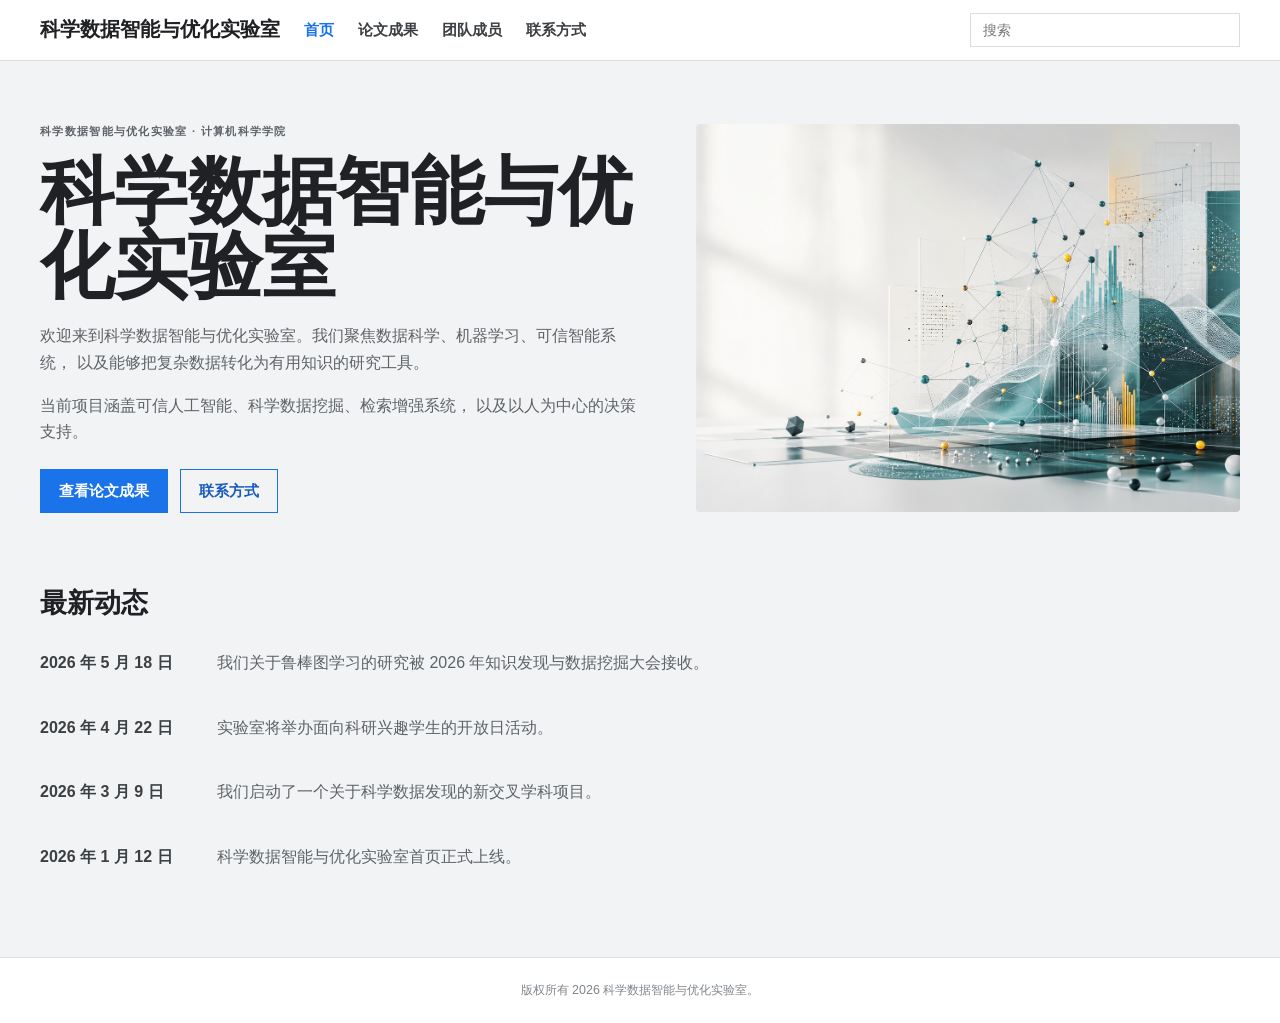
<file: index.html>
<!doctype html>
<html lang="zh-CN">
  <head>
    <meta charset="utf-8">
    <meta name="viewport" content="width=device-width, initial-scale=1">
    <meta http-equiv="Cache-Control" content="no-cache, no-store, must-revalidate">
    <meta http-equiv="Pragma" content="no-cache">
    <meta http-equiv="Expires" content="0">
    <title>科学数据智能与优化实验室 | 首页</title>
    <meta name="description" content="科学数据智能与优化实验室首页。">
    <link rel="stylesheet" href="styles.css?v=20260614">
  </head>
  <body>
    <header class="site-header">
      <div class="header-inner">
        <a class="site-title" href="index.html" aria-label="科学数据智能与优化实验室首页">科学数据智能与优化实验室</a>
        <button class="menu-button" type="button" aria-label="打开导航" aria-expanded="false">
          <span></span>
          <span></span>
          <span></span>
        </button>
        <nav class="nav" aria-label="主导航">
          <a class="active" href="index.html">首页</a>
          <a href="publications.html">论文成果</a>
          <a href="people.html">团队成员</a>
          <a href="join.html">联系方式</a>
        </nav>
        <form class="search-box" role="search" action="index.html">
          <label class="sr-only" for="site-search">搜索导航</label>
          <input id="site-search" type="search" autocomplete="off" placeholder="搜索">
          <div class="search-menu" hidden>
            <a href="index.html"><span>首页</span><small>导航</small></a>
            <a href="publications.html"><span>论文成果</span><small>导航</small></a>
            <a href="people.html"><span>团队成员</span><small>导航</small></a>
            <a href="join.html"><span>联系方式</span><small>导航</small></a>
          </div>
        </form>
      </div>
    </header>

    <main>
      <!-- Scientific Data Intelligence and Optimization Lab static homepage content. -->
      <section class="hero">
        <div class="hero-copy">
          <p class="affiliation">科学数据智能与优化实验室 · 计算机科学学院</p>
          <h1>科学数据智能与优化实验室</h1>
          <p class="lead">
            欢迎来到科学数据智能与优化实验室。我们聚焦数据科学、机器学习、可信智能系统，
            以及能够把复杂数据转化为有用知识的研究工具。
          </p>
          <p>
            当前项目涵盖可信人工智能、科学数据挖掘、检索增强系统，
            以及以人为中心的决策支持。
          </p>
          <div class="hero-actions">
            <a class="button primary" href="publications.html">查看论文成果</a>
            <a class="button secondary" href="join.html">联系方式</a>
          </div>
        </div>
        <div class="hero-image">
          <img src="assets/hero-research-visual.png" alt="抽象的数据科学研究视觉图">
        </div>
      </section>

      <section class="content-section">
        <h2>最新动态</h2>
        <div class="news-list">
          <article class="news-item">
            <time datetime="2026-05-18">2026 年 5 月 18 日</time>
            <p>我们关于鲁棒图学习的研究被 2026 年知识发现与数据挖掘大会接收。</p>
          </article>
          <article class="news-item">
            <time datetime="2026-04-22">2026 年 4 月 22 日</time>
            <p>实验室将举办面向科研兴趣学生的开放日活动。</p>
          </article>
          <article class="news-item">
            <time datetime="2026-03-09">2026 年 3 月 9 日</time>
            <p>我们启动了一个关于科学数据发现的新交叉学科项目。</p>
          </article>
          <article class="news-item">
            <time datetime="2026-01-12">2026 年 1 月 12 日</time>
            <p>科学数据智能与优化实验室首页正式上线。</p>
          </article>
        </div>
      </section>
    </main>

    <footer class="site-footer">
      <p>版权所有 2026 科学数据智能与优化实验室。</p>
    </footer>

    <script src="script.js?v=20260614"></script>
  </body>
</html>
</file>
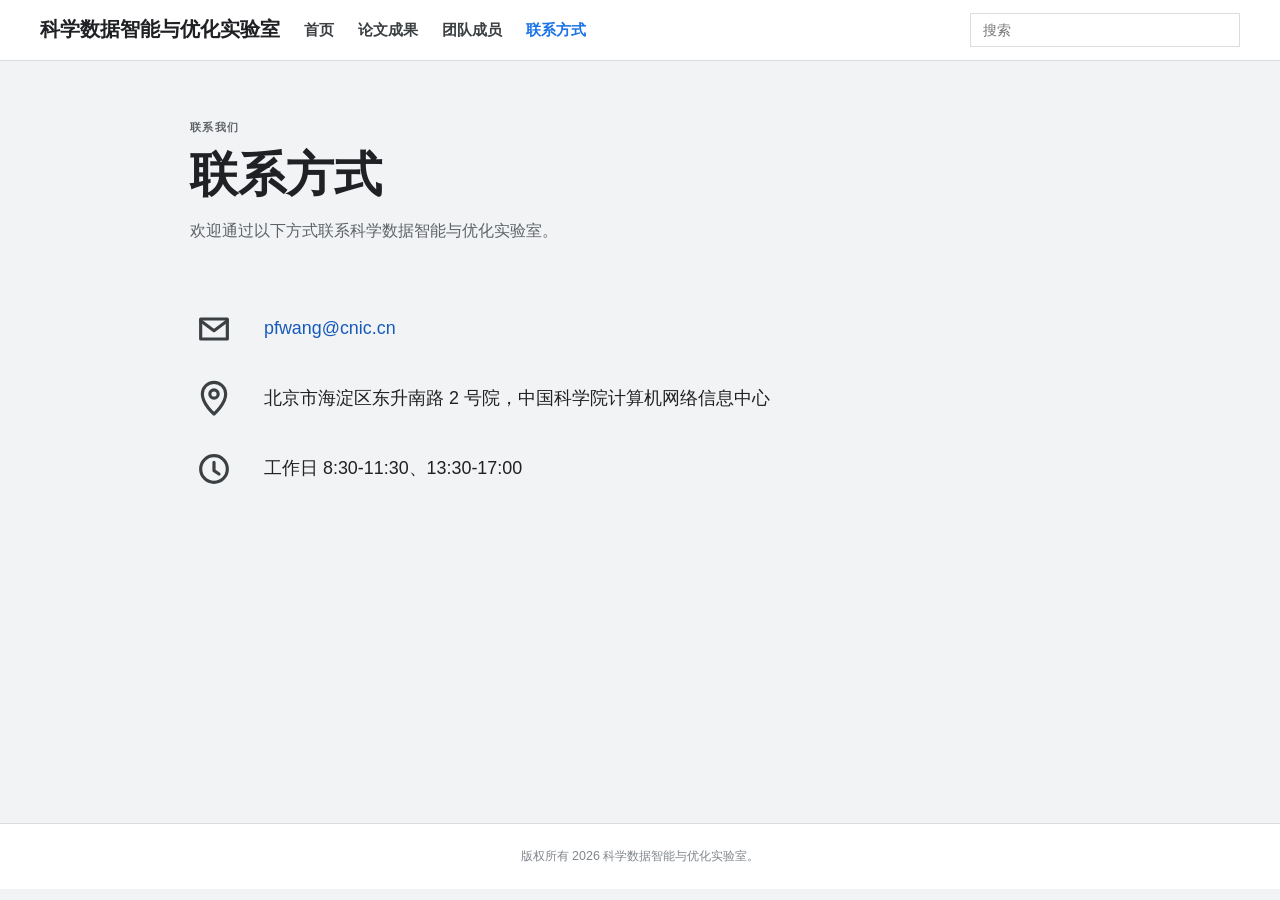
<file: join.html>
<!doctype html>
<html lang="zh-CN">
  <head>
    <meta charset="utf-8">
    <meta name="viewport" content="width=device-width, initial-scale=1">
    <meta http-equiv="Cache-Control" content="no-cache, no-store, must-revalidate">
    <meta http-equiv="Pragma" content="no-cache">
    <meta http-equiv="Expires" content="0">
    <title>科学数据智能与优化实验室 | 联系方式</title>
    <meta name="description" content="科学数据智能与优化实验室联系方式。">
    <link rel="stylesheet" href="styles.css?v=20260614">
  </head>
  <body>
    <header class="site-header">
      <div class="header-inner">
        <a class="site-title" href="index.html" aria-label="科学数据智能与优化实验室首页">科学数据智能与优化实验室</a>
        <button class="menu-button" type="button" aria-label="打开导航" aria-expanded="false">
          <span></span>
          <span></span>
          <span></span>
        </button>
        <nav class="nav" aria-label="主导航">
          <a href="index.html">首页</a>
          <a href="publications.html">论文成果</a>
          <a href="people.html">团队成员</a>
          <a class="active" href="join.html">联系方式</a>
        </nav>
        <form class="search-box" role="search" action="join.html">
          <label class="sr-only" for="site-search">搜索导航</label>
          <input id="site-search" type="search" autocomplete="off" placeholder="搜索">
          <div class="search-menu" hidden>
            <a href="index.html"><span>首页</span><small>导航</small></a>
            <a href="publications.html"><span>论文成果</span><small>导航</small></a>
            <a href="people.html"><span>团队成员</span><small>导航</small></a>
            <a href="join.html"><span>联系方式</span><small>导航</small></a>
          </div>
        </form>
      </div>
    </header>

    <main class="page">
      <section class="page-heading">
        <p class="affiliation">联系我们</p>
        <h1>联系方式</h1>
        <p class="lead">
          欢迎通过以下方式联系科学数据智能与优化实验室。
        </p>
      </section>

      <section class="content-section page-section contact-layout" aria-label="联系方式">
        <div class="contact-list">
          <div class="contact-item">
            <span class="contact-icon" aria-hidden="true">
              <svg viewBox="0 0 24 24" focusable="false">
                <path d="M4 6h16v12H4z"></path>
                <path d="m4 7 8 6 8-6"></path>
              </svg>
            </span>
            <a href="mailto:pfwang@cnic.cn">pfwang@cnic.cn</a>
          </div>
          <div class="contact-item">
            <span class="contact-icon" aria-hidden="true">
              <svg viewBox="0 0 24 24" focusable="false">
                <path d="M12 21s7-6 7-12a7 7 0 0 0-14 0c0 6 7 12 7 12z"></path>
                <circle cx="12" cy="9" r="2.5"></circle>
              </svg>
            </span>
            <p>北京市海淀区东升南路 2 号院，中国科学院计算机网络信息中心</p>
          </div>
          <div class="contact-item">
            <span class="contact-icon" aria-hidden="true">
              <svg viewBox="0 0 24 24" focusable="false">
                <circle cx="12" cy="12" r="8"></circle>
                <path d="M12 8v5l3 2"></path>
              </svg>
            </span>
            <p>工作日 8:30-11:30、13:30-17:00</p>
          </div>
        </div>
      </section>
    </main>

    <footer class="site-footer">
      <p>版权所有 2026 科学数据智能与优化实验室。</p>
    </footer>

    <script src="script.js?v=20260614"></script>
  </body>
</html>
</file>
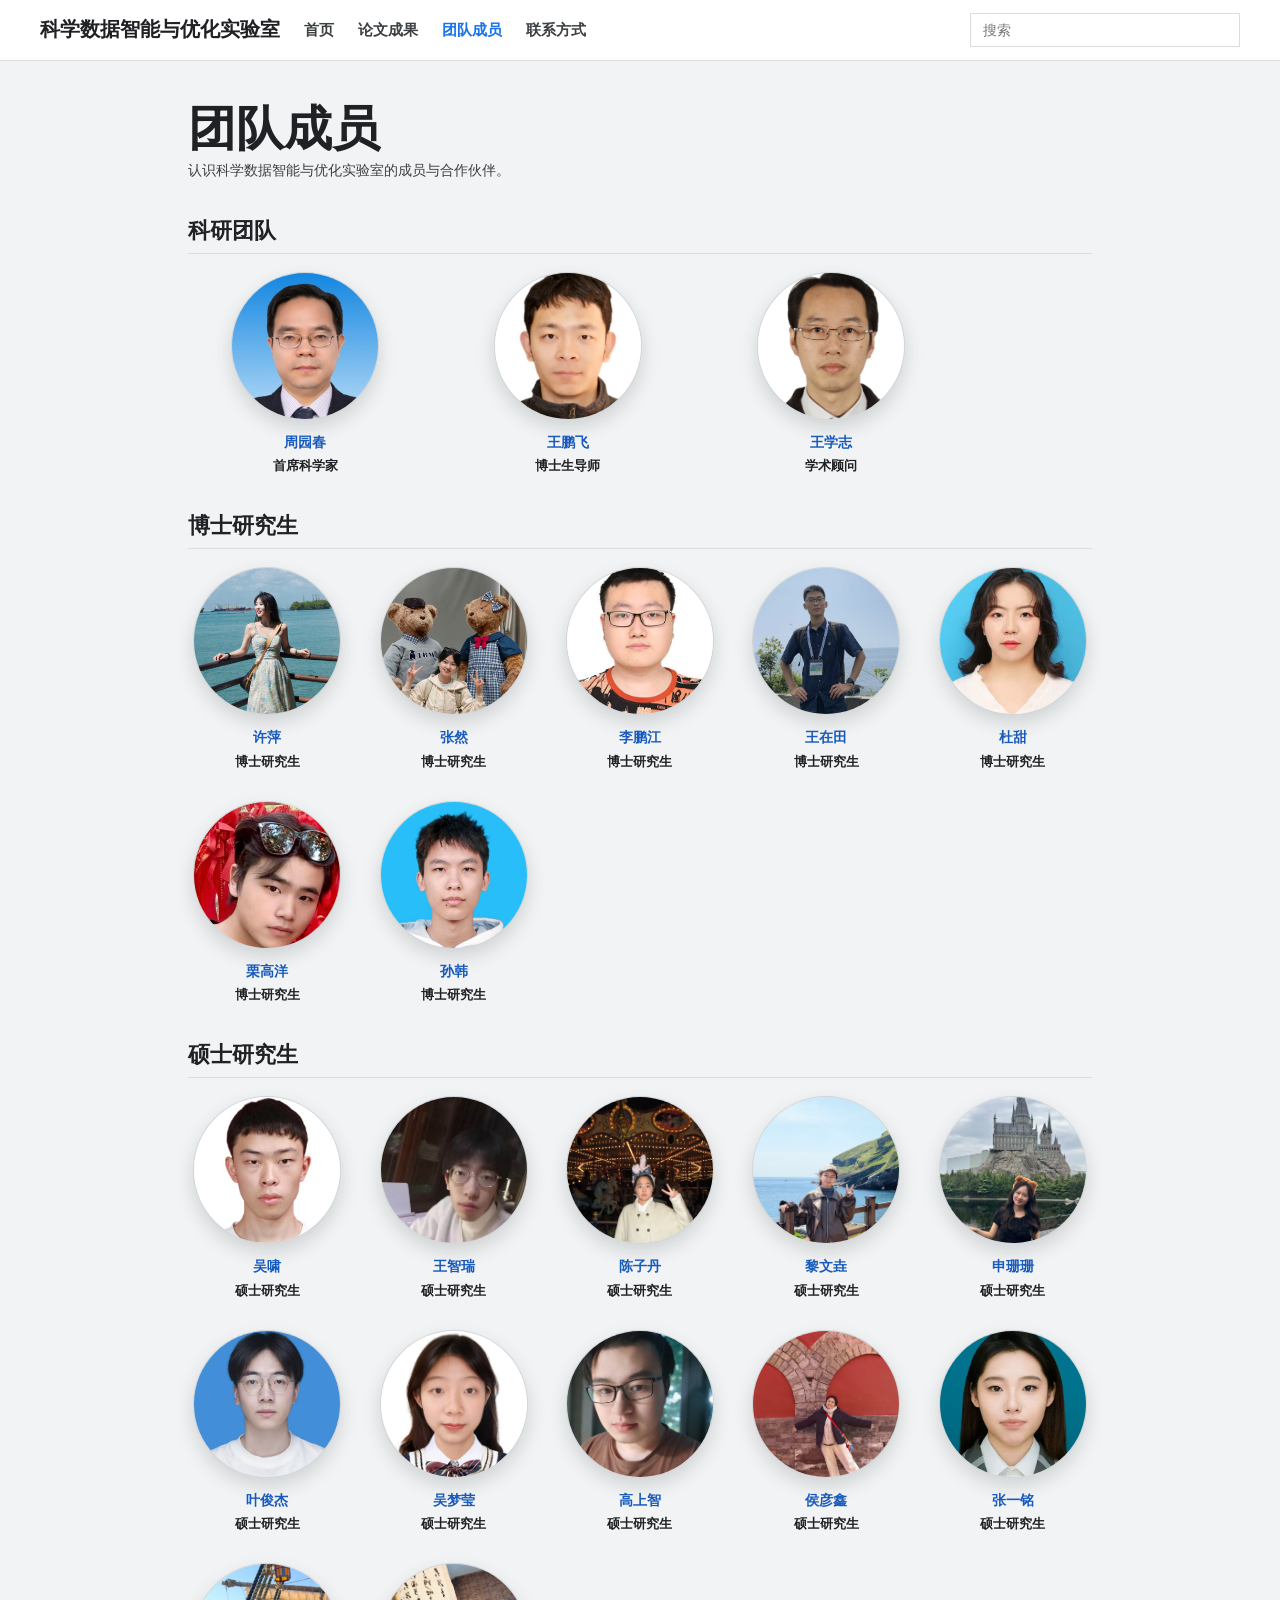
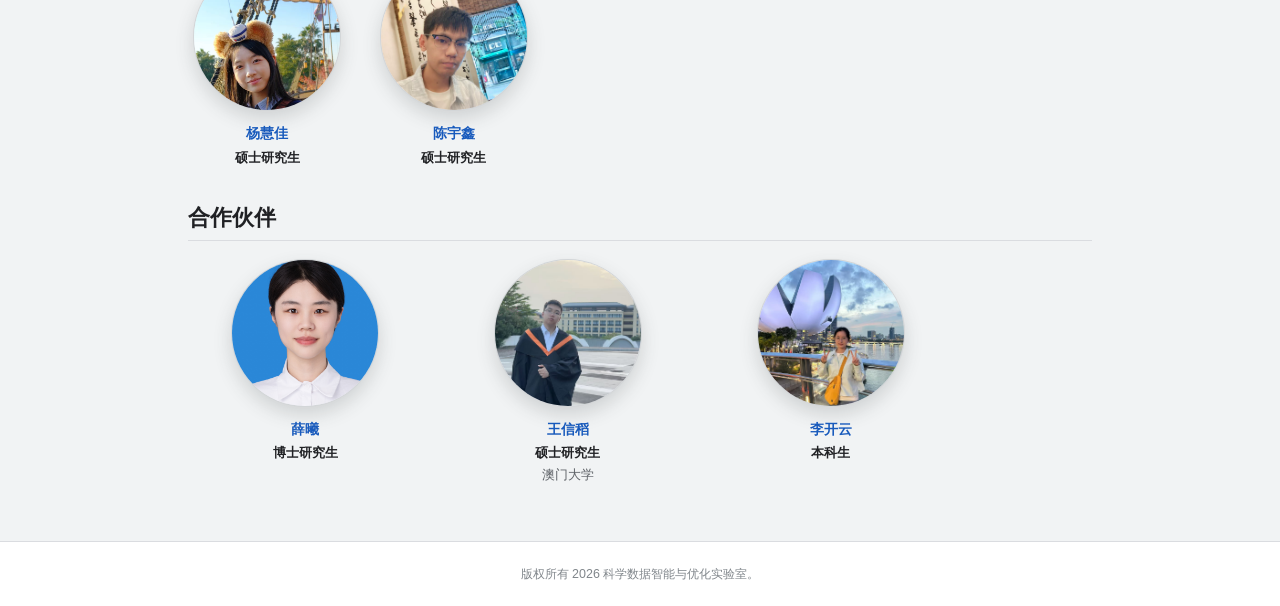
<file: people.html>
<!doctype html>
<html lang="zh-CN">
  <head>
    <meta charset="utf-8">
    <meta name="viewport" content="width=device-width, initial-scale=1">
    <meta http-equiv="Cache-Control" content="no-cache, no-store, must-revalidate">
    <meta http-equiv="Pragma" content="no-cache">
    <meta http-equiv="Expires" content="0">
    <title>科学数据智能与优化实验室 | 团队成员</title>
    <meta name="description" content="科学数据智能与优化实验室团队成员。">
    <link rel="stylesheet" href="styles.css?v=20260614">
  </head>
  <body>
    <header class="site-header">
      <div class="header-inner">
        <a class="site-title" href="index.html" aria-label="科学数据智能与优化实验室首页">科学数据智能与优化实验室</a>
        <button class="menu-button" type="button" aria-label="打开导航" aria-expanded="false">
          <span></span>
          <span></span>
          <span></span>
        </button>
        <nav class="nav" aria-label="主导航">
          <a href="index.html">首页</a>
          <a href="publications.html">论文成果</a>
          <a class="active" href="people.html">团队成员</a>
          <a href="join.html">联系方式</a>
        </nav>
        <form class="search-box" role="search" action="people.html">
          <label class="sr-only" for="site-search">搜索导航</label>
          <input id="site-search" type="search" autocomplete="off" placeholder="搜索">
          <div class="search-menu" hidden>
            <a href="index.html"><span>首页</span><small>导航</small></a>
            <a href="publications.html"><span>论文成果</span><small>导航</small></a>
            <a href="people.html"><span>团队成员</span><small>导航</small></a>
            <a href="join.html"><span>联系方式</span><small>导航</small></a>
          </div>
        </form>
      </div>
    </header>

    <main class="page people-page">
      <section class="people-heading">
        <h1>团队成员</h1>
        <p>认识科学数据智能与优化实验室的成员与合作伙伴。</p>
      </section>

      <section class="people-section">
        <h2>科研团队</h2>
        <div class="people-row people-row-small">
          <article class="member-card">
            <img class="member-avatar" src="assets/picture/周园春.jpg" alt="周园春">
            <h3><a href="https://cnic.cas.cn/sourcedb_cnic_cas/zw/zjrc/dsdw/202107/t20210702_6125748.html">周园春</a></h3>
            <p class="member-role">首席科学家</p>
          </article>
          <article class="member-card">
            <img class="member-avatar" src="assets/picture/王鹏飞.png" alt="王鹏飞">
            <h3><a href="https://www.pengfeiwang.net/">王鹏飞</a></h3>
            <p class="member-role">博士生导师</p>
          </article>
          <article class="member-card">
            <img class="member-avatar" src="assets/picture/王学志.jpg" alt="王学志">
            <h3><a href="https://cnic.cas.cn/sourcedb_cnic_cas/zw/zjrc/dsdw/202107/t20210702_6125776.html">王学志</a></h3>
            <p class="member-role">学术顾问</p>
          </article>
        </div>
      </section>

      <section class="people-section">
        <h2>博士研究生</h2>
        <div class="people-row">
          <article class="member-card">
            <img class="member-avatar" src="assets/picture/许萍.png" alt="许萍">
            <h3>许萍</h3>
            <p class="member-role">博士研究生</p>
          </article>
          <article class="member-card">
            <img class="member-avatar" src="assets/picture/张然.jpg" alt="张然">
            <h3>张然</h3>
            <p class="member-role">博士研究生</p>
          </article>
          <article class="member-card">
            <img class="member-avatar" src="assets/picture/李鹏江.jpg" alt="李鹏江">
            <h3>李鹏江</h3>
            <p class="member-role">博士研究生</p>
          </article>
          <article class="member-card">
            <img class="member-avatar" src="assets/picture/王在田.jpg" alt="王在田">
            <h3><a href="https://scholar.google.com/citations?user=oSfUjIsAAAAJ">王在田</a></h3>
            <p class="member-role">博士研究生</p>
          </article>
          <article class="member-card">
            <img class="member-avatar" src="assets/picture/杜甜.jpg" alt="杜甜">
            <h3>杜甜</h3>
            <p class="member-role">博士研究生</p>
          </article>
          <article class="member-card">
            <img class="member-avatar" src="assets/picture/栗高洋.jpg" alt="栗高洋">
            <h3>栗高洋</h3>
            <p class="member-role">博士研究生</p>
          </article>
          <article class="member-card">
            <img class="member-avatar" src="assets/picture/孙韩.png" alt="孙韩">
            <h3>孙韩</h3>
            <p class="member-role">博士研究生</p>
          </article>
        </div>
      </section>

      <section class="people-section">
        <h2>硕士研究生</h2>
        <div class="people-row">
          <article class="member-card">
            <img class="member-avatar" src="assets/picture/吴啸.jpg" alt="吴啸">
            <h3>吴啸</h3>
            <p class="member-role">硕士研究生</p>
          </article>
          <article class="member-card">
            <img class="member-avatar" src="assets/picture/王智瑞.jpg" alt="王智瑞">
            <h3>王智瑞</h3>
            <p class="member-role">硕士研究生</p>
          </article>
          <article class="member-card">
            <img class="member-avatar" src="assets/picture/陈子丹.jpg" alt="陈子丹">
            <h3>陈子丹</h3>
            <p class="member-role">硕士研究生</p>
          </article>
          <article class="member-card">
            <img class="member-avatar" src="assets/picture/黎文垚.jpg" alt="黎文垚">
            <h3>黎文垚</h3>
            <p class="member-role">硕士研究生</p>
          </article>
          <article class="member-card">
            <img class="member-avatar" src="assets/picture/申珊珊.jpg" alt="申珊珊">
            <h3>申珊珊</h3>
            <p class="member-role">硕士研究生</p>
          </article>
          <article class="member-card">
            <img class="member-avatar" src="assets/picture/叶俊杰.jpg" alt="叶俊杰">
            <h3>叶俊杰</h3>
            <p class="member-role">硕士研究生</p>
          </article>
          <article class="member-card">
            <img class="member-avatar" src="assets/picture/吴梦莹.jpg" alt="吴梦莹">
            <h3>吴梦莹</h3>
            <p class="member-role">硕士研究生</p>
          </article>
          <article class="member-card">
            <img class="member-avatar" src="assets/picture/高上智.jpg" alt="高上智">
            <h3>高上智</h3>
            <p class="member-role">硕士研究生</p>
          </article>
          <article class="member-card">
            <img class="member-avatar" src="assets/picture/侯彦鑫.jpg" alt="侯彦鑫">
            <h3>侯彦鑫</h3>
            <p class="member-role">硕士研究生</p>
          </article>
          <article class="member-card">
            <img class="member-avatar" src="assets/picture/张一铭.jpg" alt="张一铭">
            <h3>张一铭</h3>
            <p class="member-role">硕士研究生</p>
          </article>
          <article class="member-card">
            <img class="member-avatar" src="assets/picture/杨慧佳.jpg" alt="杨慧佳">
            <h3>杨慧佳</h3>
            <p class="member-role">硕士研究生</p>
          </article>
          <article class="member-card">
            <img class="member-avatar" src="assets/picture/陈宇鑫.jpg" alt="陈宇鑫">
            <h3>陈宇鑫</h3>
            <p class="member-role">硕士研究生</p>
          </article>
        </div>
      </section>

      <section class="people-section">
        <h2>合作伙伴</h2>
        <div class="people-row people-row-small">
          <article class="member-card">
            <img class="member-avatar" src="assets/picture/薛曦.jpg" alt="薛曦">
            <h3>薛曦</h3>
            <p class="member-role">博士研究生</p>
          </article>
          <article class="member-card">
            <img class="member-avatar" src="assets/picture/王信韬.jpg" alt="王信稻">
            <h3>王信稻</h3>
            <p class="member-role">硕士研究生</p>
            <p class="member-school">澳门大学</p>
          </article>
          <article class="member-card">
            <img class="member-avatar member-avatar-likaiyun" src="assets/picture/李开云.jpg" alt="李开云">
            <h3>李开云</h3>
            <p class="member-role">本科生</p>
          </article>
        </div>
      </section>
    </main>

    <footer class="site-footer">
      <p>版权所有 2026 科学数据智能与优化实验室。</p>
    </footer>

    <script src="script.js?v=20260614"></script>
  </body>
</html>
</file>
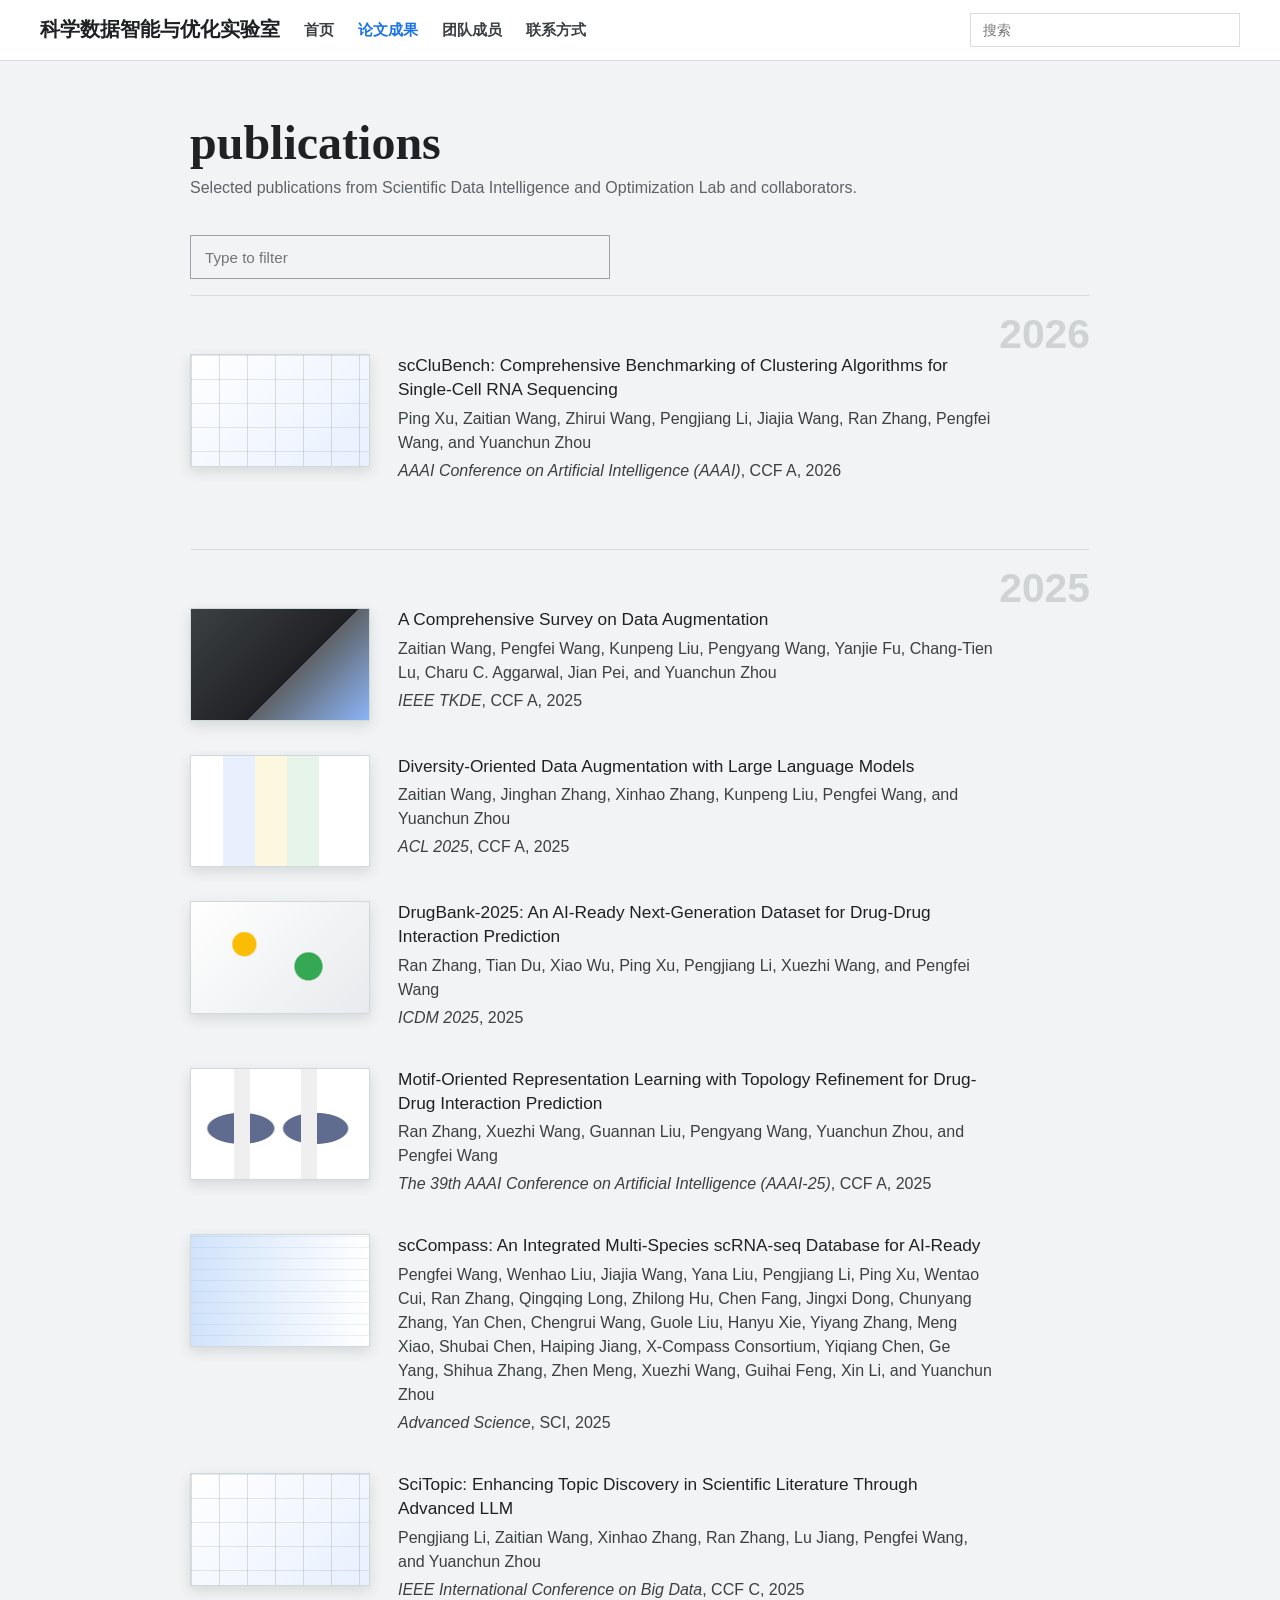
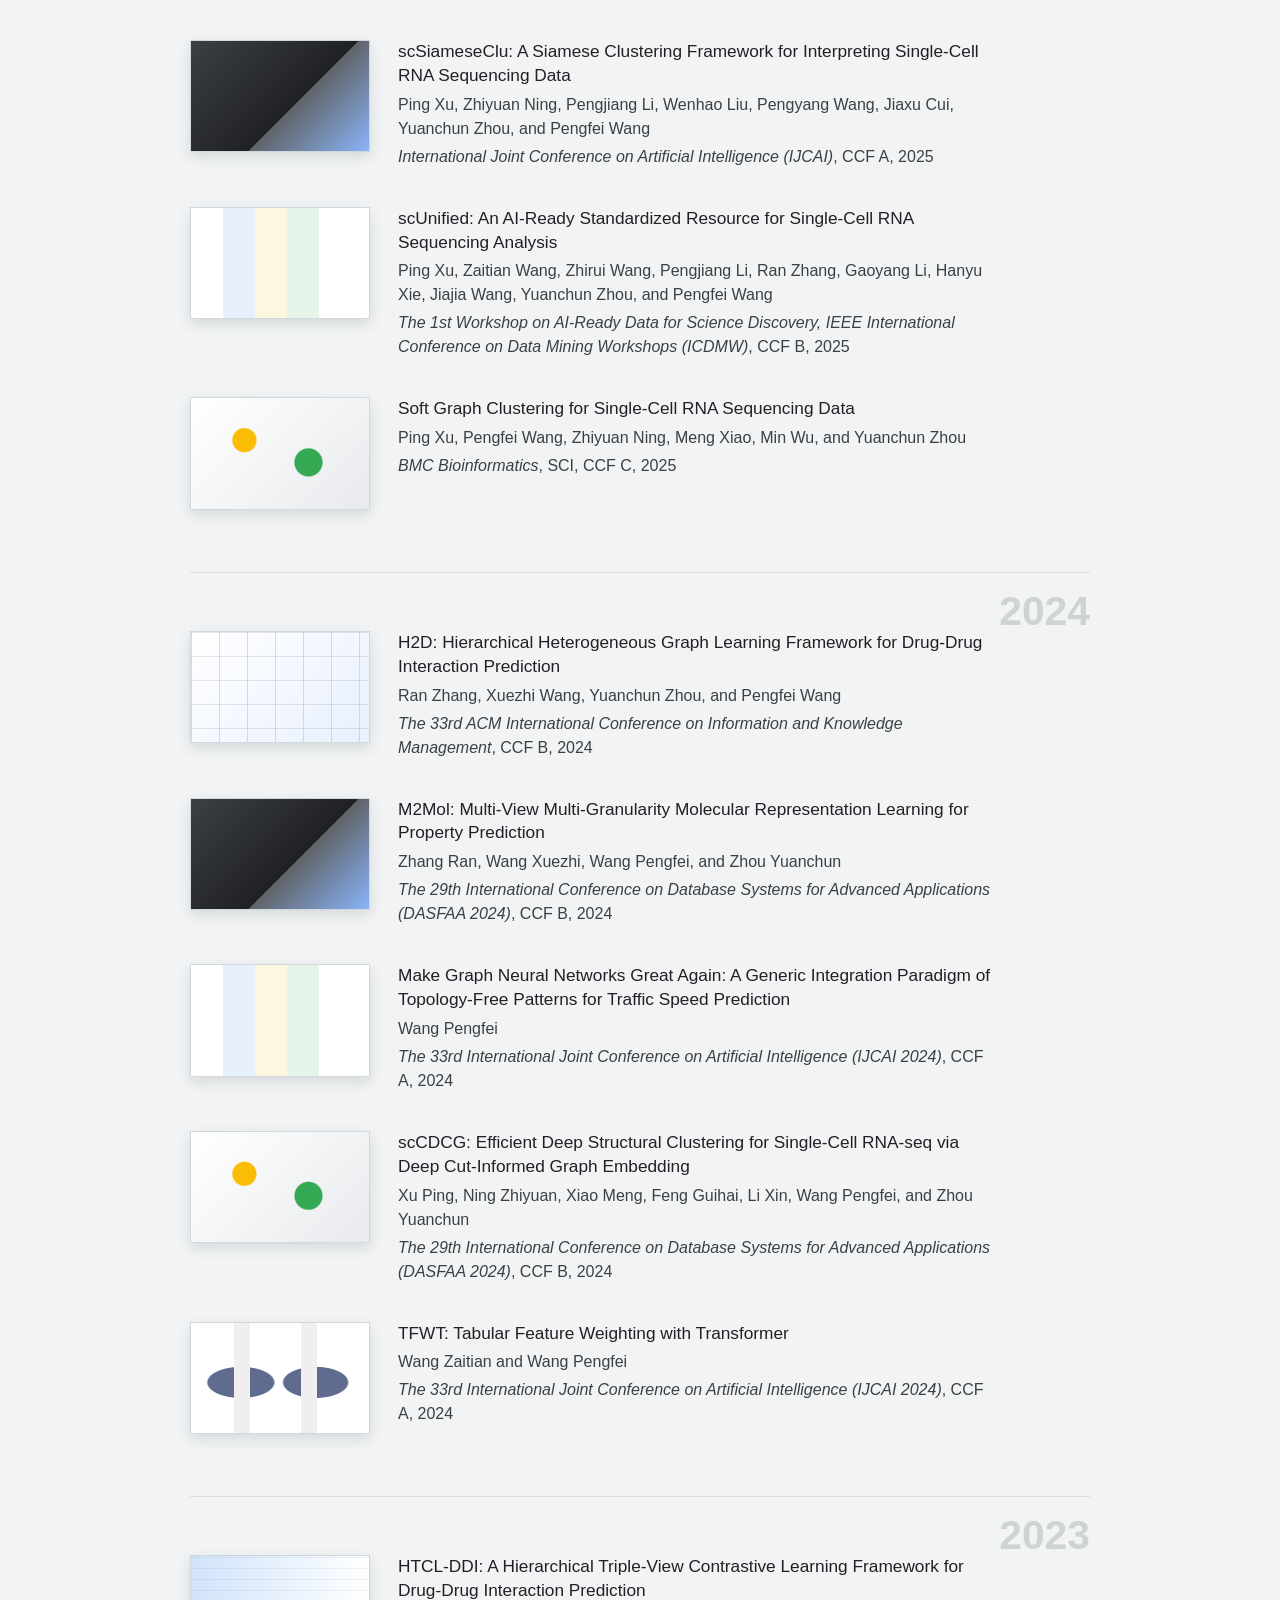
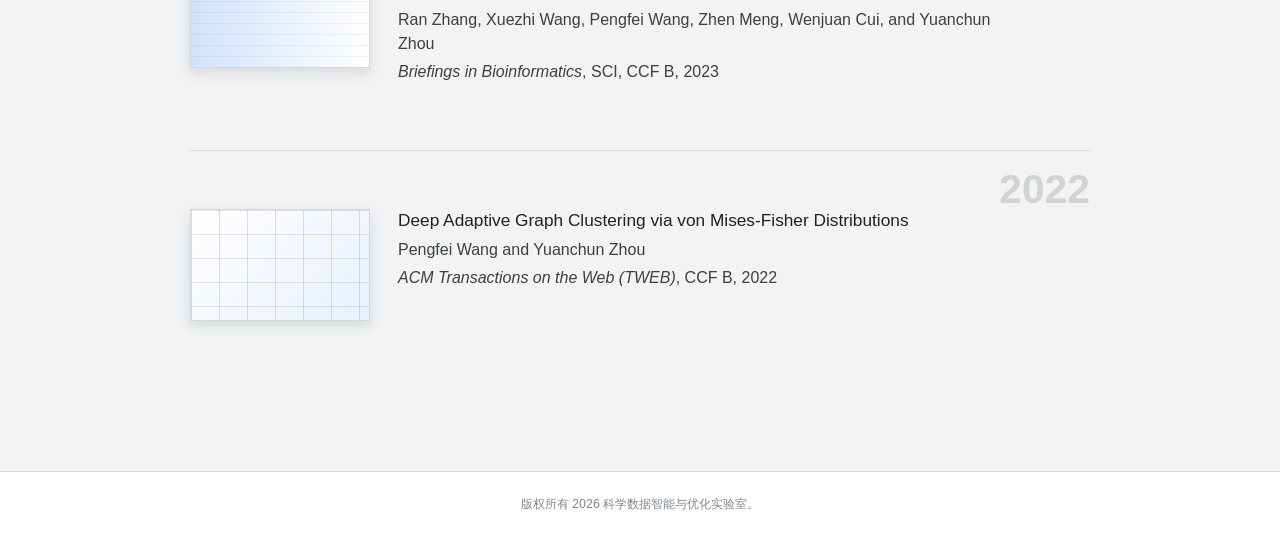
<file: publications.html>
<!doctype html>
<html lang="zh-CN">
  <head>
    <meta charset="utf-8">
    <meta name="viewport" content="width=device-width, initial-scale=1">
    <meta http-equiv="Cache-Control" content="no-cache, no-store, must-revalidate">
    <meta http-equiv="Pragma" content="no-cache">
    <meta http-equiv="Expires" content="0">
    <title>科学数据智能与优化实验室 | 论文成果</title>
    <meta name="description" content="科学数据智能与优化实验室代表性论文成果。">
    <link rel="stylesheet" href="styles.css?v=20260614">
  </head>
  <body>
    <header class="site-header">
      <div class="header-inner">
        <a class="site-title" href="index.html" aria-label="科学数据智能与优化实验室首页">科学数据智能与优化实验室</a>
        <button class="menu-button" type="button" aria-label="打开导航" aria-expanded="false">
          <span></span>
          <span></span>
          <span></span>
        </button>
        <nav class="nav" aria-label="主导航">
          <a href="index.html">首页</a>
          <a class="active" href="publications.html">论文成果</a>
          <a href="people.html">团队成员</a>
          <a href="join.html">联系方式</a>
        </nav>
        <form class="search-box" role="search" action="publications.html">
          <label class="sr-only" for="site-search">搜索导航</label>
          <input id="site-search" type="search" autocomplete="off" placeholder="搜索">
          <div class="search-menu" hidden>
            <a href="index.html"><span>首页</span><small>导航</small></a>
            <a href="publications.html"><span>论文成果</span><small>导航</small></a>
            <a href="people.html"><span>团队成员</span><small>导航</small></a>
            <a href="join.html"><span>联系方式</span><small>导航</small></a>
          </div>
        </form>
      </div>
    </header>

    <main class="page publications-page">
      <section class="page-heading publications-heading">
        <h1>publications</h1>
        <p>Selected publications from Scientific Data Intelligence and Optimization Lab and collaborators.</p>
        <label class="sr-only" for="publication-filter">Filter publications</label>
        <input id="publication-filter" class="publication-filter" type="search" autocomplete="off" placeholder="Type to filter">
      </section>

      <section class="publication-years" aria-label="Publication list">
        <p class="empty-state" hidden>No publications match your search.</p>

        <section class="publication-year" data-year-group>
          <h2>2026</h2>
          <article class="pub-entry" data-search="scCluBench Comprehensive Benchmarking of Clustering Algorithms for Single-Cell RNA Sequencing AAAI Ping Xu Zaitian Wang Pengfei Wang">
            <div class="pub-thumb thumb-2026" aria-hidden="true"></div>
            <div class="pub-body">
              <h3 class="pub-title">scCluBench: Comprehensive Benchmarking of Clustering Algorithms for Single-Cell RNA Sequencing</h3>
              <p class="pub-authors">Ping Xu, Zaitian Wang, Zhirui Wang, Pengjiang Li, Jiajia Wang, Ran Zhang, Pengfei Wang, and Yuanchun Zhou</p>
              <p class="pub-venue"><em>AAAI Conference on Artificial Intelligence (AAAI)</em>, CCF A, 2026</p>
            </div>
          </article>
        </section>

        <section class="publication-year" data-year-group>
          <h2>2025</h2>
          <article class="pub-entry" data-search="A comprehensive survey on data augmentation IEEE TKDE Zaitian Wang Pengfei Wang">
            <div class="pub-thumb thumb-2025" aria-hidden="true"></div>
            <div class="pub-body">
              <h3 class="pub-title">A Comprehensive Survey on Data Augmentation</h3>
              <p class="pub-authors">Zaitian Wang, Pengfei Wang, Kunpeng Liu, Pengyang Wang, Yanjie Fu, Chang-Tien Lu, Charu C. Aggarwal, Jian Pei, and Yuanchun Zhou</p>
              <p class="pub-venue"><em>IEEE TKDE</em>, CCF A, 2025</p>
            </div>
          </article>

          <article class="pub-entry" data-search="Diversity-oriented data augmentation with large language models ACL Zaitian Wang Pengfei Wang">
            <div class="pub-thumb thumb-2024" aria-hidden="true"></div>
            <div class="pub-body">
              <h3 class="pub-title">Diversity-Oriented Data Augmentation with Large Language Models</h3>
              <p class="pub-authors">Zaitian Wang, Jinghan Zhang, Xinhao Zhang, Kunpeng Liu, Pengfei Wang, and Yuanchun Zhou</p>
              <p class="pub-venue"><em>ACL 2025</em>, CCF A, 2025</p>
            </div>
          </article>

          <article class="pub-entry" data-search="DrugBank-2025 AI-Ready Next-Generation Dataset Drug-Drug Interaction Prediction ICDM Ran Zhang Pengfei Wang">
            <div class="pub-thumb thumb-2023" aria-hidden="true"></div>
            <div class="pub-body">
              <h3 class="pub-title">DrugBank-2025: An AI-Ready Next-Generation Dataset for Drug-Drug Interaction Prediction</h3>
              <p class="pub-authors">Ran Zhang, Tian Du, Xiao Wu, Ping Xu, Pengjiang Li, Xuezhi Wang, and Pengfei Wang</p>
              <p class="pub-venue"><em>ICDM 2025</em>, 2025</p>
            </div>
          </article>

          <article class="pub-entry" data-search="Motif-Oriented Representation Learning with Topology Refinement for Drug-Drug Interaction Prediction AAAI Ran Zhang Pengfei Wang">
            <div class="pub-thumb thumb-2022" aria-hidden="true"></div>
            <div class="pub-body">
              <h3 class="pub-title">Motif-Oriented Representation Learning with Topology Refinement for Drug-Drug Interaction Prediction</h3>
              <p class="pub-authors">Ran Zhang, Xuezhi Wang, Guannan Liu, Pengyang Wang, Yuanchun Zhou, and Pengfei Wang</p>
              <p class="pub-venue"><em>The 39th AAAI Conference on Artificial Intelligence (AAAI-25)</em>, CCF A, 2025</p>
            </div>
          </article>

          <article class="pub-entry" data-search="scCompass Integrated Multi-Species scRNA-seq Database AI-Ready Advanced Science Pengfei Wang">
            <div class="pub-thumb thumb-2021" aria-hidden="true"></div>
            <div class="pub-body">
              <h3 class="pub-title">scCompass: An Integrated Multi-Species scRNA-seq Database for AI-Ready</h3>
              <p class="pub-authors">Pengfei Wang, Wenhao Liu, Jiajia Wang, Yana Liu, Pengjiang Li, Ping Xu, Wentao Cui, Ran Zhang, Qingqing Long, Zhilong Hu, Chen Fang, Jingxi Dong, Chunyang Zhang, Yan Chen, Chengrui Wang, Guole Liu, Hanyu Xie, Yiyang Zhang, Meng Xiao, Shubai Chen, Haiping Jiang, X-Compass Consortium, Yiqiang Chen, Ge Yang, Shihua Zhang, Zhen Meng, Xuezhi Wang, Guihai Feng, Xin Li, and Yuanchun Zhou</p>
              <p class="pub-venue"><em>Advanced Science</em>, SCI, 2025</p>
            </div>
          </article>

          <article class="pub-entry" data-search="SciTopic Enhancing Topic Discovery Scientific Literature Advanced LLM Big Data Pengjiang Li Pengfei Wang">
            <div class="pub-thumb thumb-2026" aria-hidden="true"></div>
            <div class="pub-body">
              <h3 class="pub-title">SciTopic: Enhancing Topic Discovery in Scientific Literature Through Advanced LLM</h3>
              <p class="pub-authors">Pengjiang Li, Zaitian Wang, Xinhao Zhang, Ran Zhang, Lu Jiang, Pengfei Wang, and Yuanchun Zhou</p>
              <p class="pub-venue"><em>IEEE International Conference on Big Data</em>, CCF C, 2025</p>
            </div>
          </article>

          <article class="pub-entry" data-search="scSiameseClu Siamese Clustering Framework Interpreting Single-cell RNA Sequencing Data IJCAI Ping Xu Pengfei Wang">
            <div class="pub-thumb thumb-2025" aria-hidden="true"></div>
            <div class="pub-body">
              <h3 class="pub-title">scSiameseClu: A Siamese Clustering Framework for Interpreting Single-Cell RNA Sequencing Data</h3>
              <p class="pub-authors">Ping Xu, Zhiyuan Ning, Pengjiang Li, Wenhao Liu, Pengyang Wang, Jiaxu Cui, Yuanchun Zhou, and Pengfei Wang</p>
              <p class="pub-venue"><em>International Joint Conference on Artificial Intelligence (IJCAI)</em>, CCF A, 2025</p>
            </div>
          </article>

          <article class="pub-entry" data-search="scUnified AI-Ready Standardized Resource Single-Cell RNA Sequencing Analysis ICDM Workshops Ping Xu Pengfei Wang">
            <div class="pub-thumb thumb-2024" aria-hidden="true"></div>
            <div class="pub-body">
              <h3 class="pub-title">scUnified: An AI-Ready Standardized Resource for Single-Cell RNA Sequencing Analysis</h3>
              <p class="pub-authors">Ping Xu, Zaitian Wang, Zhirui Wang, Pengjiang Li, Ran Zhang, Gaoyang Li, Hanyu Xie, Jiajia Wang, Yuanchun Zhou, and Pengfei Wang</p>
              <p class="pub-venue"><em>The 1st Workshop on AI-Ready Data for Science Discovery, IEEE International Conference on Data Mining Workshops (ICDMW)</em>, CCF B, 2025</p>
            </div>
          </article>

          <article class="pub-entry" data-search="Soft graph clustering single-cell RNA sequencing data BMC Bioinformatics Ping Xu Pengfei Wang">
            <div class="pub-thumb thumb-2023" aria-hidden="true"></div>
            <div class="pub-body">
              <h3 class="pub-title">Soft Graph Clustering for Single-Cell RNA Sequencing Data</h3>
              <p class="pub-authors">Ping Xu, Pengfei Wang, Zhiyuan Ning, Meng Xiao, Min Wu, and Yuanchun Zhou</p>
              <p class="pub-venue"><em>BMC Bioinformatics</em>, SCI, CCF C, 2025</p>
            </div>
          </article>
        </section>

        <section class="publication-year" data-year-group>
          <h2>2024</h2>
          <article class="pub-entry" data-search="H2D Hierarchical Heterogeneous Graph Learning Framework Drug-Drug Interaction Prediction CIKM Ran Zhang Pengfei Wang">
            <div class="pub-thumb thumb-2026" aria-hidden="true"></div>
            <div class="pub-body">
              <h3 class="pub-title">H2D: Hierarchical Heterogeneous Graph Learning Framework for Drug-Drug Interaction Prediction</h3>
              <p class="pub-authors">Ran Zhang, Xuezhi Wang, Yuanchun Zhou, and Pengfei Wang</p>
              <p class="pub-venue"><em>The 33rd ACM International Conference on Information and Knowledge Management</em>, CCF B, 2024</p>
            </div>
          </article>

          <article class="pub-entry" data-search="M2Mol Multi-View Multi-Granularity Molecular Representation Learning Property Prediction DASFAA Zhang Ran Wang Pengfei">
            <div class="pub-thumb thumb-2025" aria-hidden="true"></div>
            <div class="pub-body">
              <h3 class="pub-title">M2Mol: Multi-View Multi-Granularity Molecular Representation Learning for Property Prediction</h3>
              <p class="pub-authors">Zhang Ran, Wang Xuezhi, Wang Pengfei, and Zhou Yuanchun</p>
              <p class="pub-venue"><em>The 29th International Conference on Database Systems for Advanced Applications (DASFAA 2024)</em>, CCF B, 2024</p>
            </div>
          </article>

          <article class="pub-entry" data-search="Make Graph Neural Networks Great Again Generic Integration Paradigm Topology-Free Patterns Traffic Speed Prediction IJCAI Wang Pengfei">
            <div class="pub-thumb thumb-2024" aria-hidden="true"></div>
            <div class="pub-body">
              <h3 class="pub-title">Make Graph Neural Networks Great Again: A Generic Integration Paradigm of Topology-Free Patterns for Traffic Speed Prediction</h3>
              <p class="pub-authors">Wang Pengfei</p>
              <p class="pub-venue"><em>The 33rd International Joint Conference on Artificial Intelligence (IJCAI 2024)</em>, CCF A, 2024</p>
            </div>
          </article>

          <article class="pub-entry" data-search="scCDCG Efficient Deep Structural Clustering single-cell RNA-seq Deep Cut-informed Graph Embedding DASFAA Xu Ping Pengfei Wang">
            <div class="pub-thumb thumb-2023" aria-hidden="true"></div>
            <div class="pub-body">
              <h3 class="pub-title">scCDCG: Efficient Deep Structural Clustering for Single-Cell RNA-seq via Deep Cut-Informed Graph Embedding</h3>
              <p class="pub-authors">Xu Ping, Ning Zhiyuan, Xiao Meng, Feng Guihai, Li Xin, Wang Pengfei, and Zhou Yuanchun</p>
              <p class="pub-venue"><em>The 29th International Conference on Database Systems for Advanced Applications (DASFAA 2024)</em>, CCF B, 2024</p>
            </div>
          </article>

          <article class="pub-entry" data-search="TFWT Tabular Feature Weighting Transformer IJCAI Wang Zaitian Wang Pengfei">
            <div class="pub-thumb thumb-2022" aria-hidden="true"></div>
            <div class="pub-body">
              <h3 class="pub-title">TFWT: Tabular Feature Weighting with Transformer</h3>
              <p class="pub-authors">Wang Zaitian and Wang Pengfei</p>
              <p class="pub-venue"><em>The 33rd International Joint Conference on Artificial Intelligence (IJCAI 2024)</em>, CCF A, 2024</p>
            </div>
          </article>
        </section>

        <section class="publication-year" data-year-group>
          <h2>2023</h2>
          <article class="pub-entry" data-search="HTCL-DDI Hierarchical Triple-view Contrastive Learning Framework Drug-Drug Interaction Prediction Briefings in Bioinformatics Ran Zhang Pengfei Wang">
            <div class="pub-thumb thumb-2021" aria-hidden="true"></div>
            <div class="pub-body">
              <h3 class="pub-title">HTCL-DDI: A Hierarchical Triple-View Contrastive Learning Framework for Drug-Drug Interaction Prediction</h3>
              <p class="pub-authors">Ran Zhang, Xuezhi Wang, Pengfei Wang, Zhen Meng, Wenjuan Cui, and Yuanchun Zhou</p>
              <p class="pub-venue"><em>Briefings in Bioinformatics</em>, SCI, CCF B, 2023</p>
            </div>
          </article>
        </section>

        <section class="publication-year" data-year-group>
          <h2>2022</h2>
          <article class="pub-entry" data-search="Deep Adaptive Graph Clustering via von Mises-Fisher Distributions ACM Transactions on the Web Pengfei Wang">
            <div class="pub-thumb thumb-2026" aria-hidden="true"></div>
            <div class="pub-body">
              <h3 class="pub-title">Deep Adaptive Graph Clustering via von Mises-Fisher Distributions</h3>
              <p class="pub-authors">Pengfei Wang and Yuanchun Zhou</p>
              <p class="pub-venue"><em>ACM Transactions on the Web (TWEB)</em>, CCF B, 2022</p>
            </div>
          </article>
        </section>
      </section>
    </main>

    <footer class="site-footer">
      <p>版权所有 2026 科学数据智能与优化实验室。</p>
    </footer>

    <script src="script.js?v=20260614"></script>
  </body>
</html>
</file>
<file: styles.css>
:root {
  --bg: #f1f3f4;
  --panel: #ffffff;
  --ink: #202124;
  --muted: #5f6368;
  --line: #dadce0;
  --accent: #1a73e8;
  --accent-dark: #185abc;
  --soft: #e8f0fe;
  --max: 1260px;
  --content: 960px;
  --shadow: 0 20px 48px rgba(60, 64, 67, 0.14);
}

* {
  box-sizing: border-box;
}

body {
  margin: 0;
  background: var(--bg);
  color: var(--ink);
  font-family: "Segoe UI", Arial, sans-serif;
  font-size: 16px;
  line-height: 1.65;
}

a {
  color: inherit;
  text-decoration: none;
}

img {
  display: block;
  max-width: 100%;
}

.sr-only {
  position: absolute;
  width: 1px;
  height: 1px;
  overflow: hidden;
  clip: rect(0, 0, 0, 0);
  white-space: nowrap;
}

.site-header {
  position: sticky;
  top: 0;
  z-index: 50;
  border-bottom: 1px solid var(--line);
  background: rgba(255, 255, 255, 0.94);
  backdrop-filter: blur(16px);
}

.header-inner {
  display: grid;
  grid-template-columns: auto 1fr 270px;
  align-items: center;
  gap: 24px;
  max-width: var(--max);
  min-height: 60px;
  margin: 0 auto;
  padding: 0 30px;
}

.site-title {
  font-family: Georgia, "Times New Roman", serif;
  font-size: 1.28rem;
  font-weight: 700;
  letter-spacing: 0;
  white-space: nowrap;
}

.nav {
  display: flex;
  align-items: center;
  gap: 24px;
  font-weight: 700;
  font-size: 0.95rem;
}

.nav a {
  padding: 17px 0;
  color: #3c4043;
  text-transform: lowercase;
}

.nav a.active,
.nav a:hover,
.nav a:focus-visible {
  color: var(--accent);
}

.menu-button {
  display: none;
  width: 42px;
  height: 42px;
  padding: 10px;
  border: 1px solid var(--line);
  background: var(--panel);
  border-radius: 4px;
}

.menu-button span {
  display: block;
  height: 2px;
  margin: 5px 0;
  background: var(--ink);
}

.search-box {
  position: relative;
  margin: 0;
}

.search-box input {
  width: 100%;
  height: 34px;
  padding: 0 12px;
  border: 1px solid var(--line);
  outline: 0;
  background: var(--panel);
  color: var(--ink);
  font: inherit;
  font-size: 0.88rem;
}

.search-box input:focus {
  border-color: var(--accent);
}

.search-menu {
  position: absolute;
  top: calc(100% + 10px);
  right: 0;
  left: 0;
  z-index: 80;
  border: 1px solid var(--line);
  background: var(--panel);
  box-shadow: var(--shadow);
}

.search-menu a {
  display: flex;
  align-items: center;
  justify-content: space-between;
  gap: 18px;
  min-height: 44px;
  padding: 8px 12px;
}

.search-menu a:hover,
.search-menu a:focus-visible {
  background: var(--soft);
}

.search-menu span {
  font-size: 1.02rem;
  text-transform: lowercase;
}

.search-menu small {
  color: #80868b;
  font-size: 0.7rem;
  font-weight: 700;
  letter-spacing: 0;
}

.hero {
  display: grid;
  grid-template-columns: minmax(0, 1fr) minmax(360px, 0.9fr);
  align-items: center;
  gap: 52px;
  max-width: var(--max);
  margin: 0 auto;
  padding: 62px 30px 46px;
}

.hero-copy {
  max-width: 650px;
}

.affiliation {
  margin: 0 0 14px;
  color: #5f6368;
  font-size: 0.68rem;
  font-weight: 800;
  letter-spacing: 0.12em;
  text-transform: uppercase;
}

h1,
h2,
p {
  margin-top: 0;
}

h1 {
  margin-bottom: 18px;
  font-family: Georgia, "Times New Roman", serif;
  font-size: clamp(2.55rem, 6.2vw, 4.65rem);
  line-height: 1;
  letter-spacing: 0;
}

h2 {
  margin-bottom: 10px;
  font-family: Georgia, "Times New Roman", serif;
  font-size: 1.7rem;
  line-height: 1.18;
  letter-spacing: 0;
}

.lead {
  color: #3c4043;
  font-size: 1.03rem;
}

.hero p:not(.affiliation),
.page-heading p,
.content-section p {
  color: var(--muted);
}

.hero-actions {
  display: flex;
  flex-wrap: wrap;
  gap: 12px;
  margin-top: 24px;
}

.button {
  display: inline-flex;
  align-items: center;
  justify-content: center;
  min-height: 44px;
  padding: 0 18px;
  border: 1px solid var(--accent);
  font-weight: 800;
  font-size: 0.92rem;
}

.button.primary {
  background: var(--accent);
  color: #ffffff;
}

.button.primary:hover,
.button.primary:focus-visible {
  background: var(--accent-dark);
}

.button.secondary {
  background: transparent;
  color: var(--accent-dark);
}

.button.secondary:hover,
.button.secondary:focus-visible {
  background: var(--soft);
}

.hero-image {
  overflow: hidden;
  border-radius: 4px;
}

.hero-image img {
  width: 100%;
  aspect-ratio: 4.2 / 3;
  object-fit: cover;
}

.content-section {
  max-width: var(--max);
  margin: 0 auto;
  padding: 28px 30px 60px;
}

.content-section > h2 {
  margin-bottom: 20px;
}

.news-list,
.publication-list {
  display: grid;
  gap: 0;
}

.news-item,
.publication {
  display: grid;
  grid-template-columns: 155px minmax(0, 1fr);
  gap: 22px;
  padding: 11px 0;
}

.news-item time,
.venue {
  color: #3c4043;
  font-weight: 800;
}

.publication {
  padding: 18px 0;
  border-bottom: 1px solid var(--line);
}

.publication h2,
.person-card h2,
.join-layout h2 {
  font-family: "Segoe UI", Arial, sans-serif;
  font-size: 1.03rem;
  line-height: 1.35;
}

.venue {
  margin: 0;
  color: var(--accent-dark);
}

.publications-page {
  padding-bottom: 48px;
}

.publications-heading {
  padding-bottom: 36px;
}

.publications-heading h1 {
  margin-bottom: 8px;
}

.publications-heading p {
  margin-bottom: 34px;
  color: var(--muted);
}

.publication-filter {
  width: min(420px, 100%);
  height: 44px;
  padding: 0 14px;
  border: 1px solid #9aa0a6;
  background: transparent;
  color: var(--ink);
  font: inherit;
  font-size: 0.95rem;
}

.publication-filter:focus {
  outline: 2px solid rgba(26, 115, 232, 0.2);
  outline-offset: 2px;
  border-color: var(--accent);
}

.publication-years {
  max-width: var(--content);
  margin: 0 auto;
  padding: 0 30px 40px;
}

.publication-year {
  position: relative;
  padding: 58px 0 62px;
  border-top: 1px solid var(--line);
}

.publication-year h2 {
  position: absolute;
  top: 18px;
  right: 0;
  margin: 0;
  color: rgba(60, 64, 67, 0.18);
  font-family: "Segoe UI", Arial, sans-serif;
  font-size: 2.55rem;
  font-weight: 800;
  line-height: 1;
}

.pub-entry {
  display: grid;
  grid-template-columns: 180px minmax(0, 1fr);
  gap: 28px;
  align-items: start;
  padding-right: 96px;
}

.pub-entry + .pub-entry {
  margin-top: 34px;
}

.pub-thumb {
  width: 180px;
  aspect-ratio: 16 / 10;
  border: 1px solid #cfd8dc;
  background: linear-gradient(135deg, #ffffff 0%, #e8eaed 100%);
  box-shadow: 0 5px 12px rgba(60, 64, 67, 0.14);
}

.pub-thumb::before,
.pub-thumb::after {
  display: block;
  content: "";
}

.thumb-2026 {
  background:
    linear-gradient(90deg, rgba(60, 64, 67, 0.16) 1px, transparent 1px) 0 0 / 28px 100%,
    linear-gradient(rgba(60, 64, 67, 0.12) 1px, transparent 1px) 0 0 / 100% 24px,
    linear-gradient(135deg, #ffffff 0%, #e8f0fe 100%);
}

.thumb-2025 {
  background:
    linear-gradient(135deg, #3c4043 0%, #202124 58%, #5f6368 58%, #8ab4f8 100%);
}

.thumb-2024 {
  background:
    linear-gradient(90deg, #ffffff 0 18%, #e8f0fe 18% 36%, #fef7e0 36% 54%, #e6f4ea 54% 72%, #ffffff 72% 100%);
}

.thumb-2023 {
  background:
    radial-gradient(circle at 30% 38%, #fbbc04 0 8%, transparent 9%),
    radial-gradient(circle at 66% 58%, #34a853 0 10%, transparent 11%),
    linear-gradient(135deg, #ffffff 0%, #e8eaed 100%);
}

.thumb-2022 {
  background:
    linear-gradient(90deg, transparent 0 24%, #efefef 24% 33%, transparent 33% 62%, #efefef 62% 71%, transparent 71%),
    radial-gradient(ellipse at 28% 54%, #606b90 0 18%, transparent 19%),
    radial-gradient(ellipse at 70% 54%, #606b90 0 18%, transparent 19%),
    #ffffff;
}

.thumb-2021 {
  background:
    linear-gradient(90deg, rgba(26, 115, 232, 0.2), transparent),
    repeating-linear-gradient(0deg, #ffffff 0 10px, #edf2f7 10px 11px);
}

.pub-title {
  margin: 0 0 5px;
  color: #202124;
  font-family: "Segoe UI", Arial, sans-serif;
  font-size: 1.08rem;
  font-weight: 500;
  line-height: 1.38;
}

.pub-authors,
.pub-venue {
  margin: 0 0 4px;
  color: #3c4043;
  line-height: 1.5;
}

.pub-actions {
  display: flex;
  flex-wrap: wrap;
  gap: 10px;
  margin-top: 10px;
}

.pub-actions a {
  display: inline-flex;
  align-items: center;
  justify-content: center;
  min-width: 58px;
  min-height: 30px;
  padding: 0 15px;
  border: 1px solid #9aa0a6;
  color: #3c4043;
  font-size: 0.72rem;
  text-transform: uppercase;
}

.pub-actions a:hover,
.pub-actions a:focus-visible {
  border-color: var(--accent);
  background: var(--soft);
  color: var(--accent-dark);
}

.pub-title mark {
  padding: 0 2px;
  background: var(--accent);
  color: var(--ink);
}

.empty-state {
  margin: 0;
  padding: 28px 0;
  color: var(--muted);
}

.page {
  min-height: calc(100vh - 138px);
}

.page-heading {
  max-width: var(--content);
  margin: 0 auto;
  padding: 58px 30px 16px;
}

.page-heading h1 {
  text-transform: lowercase;
}

.page-section {
  max-width: var(--content);
}

.people-grid {
  display: grid;
  grid-template-columns: repeat(2, minmax(0, 1fr));
  gap: 16px;
}

.person-card {
  min-height: 178px;
  padding: 20px;
  border: 1px solid var(--line);
  background: var(--panel);
}

.person-card.featured {
  background: var(--soft);
}

.avatar {
  display: grid;
  place-items: center;
  width: 46px;
  height: 46px;
  margin-bottom: 14px;
  border: 1px solid #aecbfa;
  background: #ffffff;
  color: var(--accent-dark);
  font-weight: 900;
}

.join-layout,
.contact-layout {
  display: grid;
  gap: 22px;
}

.contact-list {
  display: grid;
  gap: 22px;
  max-width: 820px;
}

.contact-item {
  display: grid;
  grid-template-columns: 54px minmax(0, 1fr);
  gap: 20px;
  align-items: center;
  color: #202124;
  font-size: 1.12rem;
  line-height: 1.55;
}

.contact-item a {
  color: var(--accent-dark);
}

.contact-item p {
  margin: 0;
  color: #202124;
}

.contact-icon {
  display: grid;
  place-items: center;
  width: 48px;
  height: 48px;
  color: #3c4043;
}

.contact-icon svg {
  width: 40px;
  height: 40px;
  fill: none;
  stroke: currentColor;
  stroke-width: 1.9;
  stroke-linecap: round;
  stroke-linejoin: round;
}

.people-page {
  max-width: 960px;
  margin: 0 auto;
  padding: 44px 28px 54px;
}

.people-heading {
  margin-bottom: 36px;
}

.people-heading h1 {
  margin-bottom: 6px;
  font-size: clamp(2rem, 4.2vw, 3rem);
  text-transform: lowercase;
}

.publications-heading h1,
.page-heading h1 {
  font-size: clamp(2rem, 4.2vw, 3rem);
}

.people-heading p {
  margin: 0;
  color: #3c4043;
  font-size: 0.88rem;
}

.people-section {
  margin-top: 36px;
}

.people-section h2 {
  margin: 0 0 18px;
  padding-bottom: 8px;
  border-bottom: 1px solid var(--line);
  color: var(--ink);
  font-family: Georgia, "Times New Roman", serif;
  font-size: 1.38rem;
  line-height: 1.2;
}

.people-row {
  display: grid;
  grid-template-columns: repeat(5, minmax(0, 1fr));
  gap: 28px;
  align-items: start;
}

.people-row-small {
  grid-template-columns: repeat(3, minmax(0, 1fr));
  max-width: 760px;
}

.people-row-single {
  grid-template-columns: minmax(0, 170px);
}

.member-card {
  min-width: 0;
  text-align: center;
}

.member-avatar {
  display: block;
  width: min(100%, 148px);
  height: 148px;
  margin: 0 auto 14px;
  border-radius: 50%;
  border: 1px solid rgba(60, 64, 67, 0.12);
  background: #e8eaed;
  object-fit: cover;
  object-position: center 28%;
  box-shadow: 0 8px 18px rgba(60, 64, 67, 0.18);
}

.member-avatar-likaiyun {
  object-position: 62% 46%;
}

.sprite-1 {
  background-position: 0% 0%;
}

.sprite-2 {
  background-position: 33.333% 0%;
}

.sprite-3 {
  background-position: 66.666% 0%;
}

.sprite-4 {
  background-position: 100% 0%;
}

.sprite-5 {
  background-position: 0% 50%;
}

.sprite-6 {
  background-position: 33.333% 50%;
}

.sprite-7 {
  background-position: 66.666% 50%;
}

.sprite-8 {
  background-position: 100% 50%;
}

.sprite-9 {
  background-position: 0% 100%;
}

.sprite-10 {
  background-position: 33.333% 100%;
}

.sprite-11 {
  background-position: 66.666% 100%;
}

.sprite-12 {
  background-position: 100% 100%;
}

.member-card h3 {
  margin: 0 0 3px;
  color: var(--accent-dark);
  font-size: 0.86rem;
  line-height: 1.35;
}

.member-card h3 a:hover,
.member-card h3 a:focus-visible {
  text-decoration: underline;
  text-underline-offset: 3px;
}

.member-card p {
  margin: 0;
}

.member-role {
  color: #202124;
  font-size: 0.84rem;
  font-weight: 800;
}

.member-school {
  color: #5f6368;
  font-size: 0.84rem;
}

.site-footer {
  border-top: 1px solid var(--line);
  background: var(--panel);
  color: #80868b;
  text-align: center;
}

.site-footer p {
  margin: 0;
  padding: 22px 20px;
  font-size: 0.78rem;
}

@media (max-width: 900px) {
  .header-inner {
    grid-template-columns: auto 42px;
    gap: 18px;
  }

  .menu-button {
    display: block;
    justify-self: end;
  }

  .nav {
    grid-column: 1 / -1;
    display: none;
    flex-direction: column;
    align-items: stretch;
    gap: 0;
    border-top: 1px solid var(--line);
  }

  .nav.is-open {
    display: flex;
  }

  .nav a {
    padding: 12px 0;
  }

  .search-box {
    grid-column: 1 / -1;
    display: none;
  }

  .nav.is-open + .search-box,
  .search-box.is-open {
    display: block;
    margin-bottom: 16px;
  }

  .hero {
    grid-template-columns: 1fr;
    gap: 28px;
    padding-top: 40px;
  }

  .hero-image {
    max-width: 620px;
  }

  .pub-entry {
    grid-template-columns: 150px minmax(0, 1fr);
    gap: 22px;
    padding-right: 0;
  }

  .pub-thumb {
    width: 150px;
  }

  .publication-year h2 {
    position: static;
    margin-bottom: 24px;
    text-align: right;
  }

  .people-row {
    grid-template-columns: repeat(3, minmax(0, 1fr));
    gap: 26px;
  }

  .people-row-single {
    grid-template-columns: minmax(0, 160px);
  }
}

@media (max-width: 640px) {
  body {
    font-size: 15px;
  }

  .header-inner {
    padding: 0 18px;
  }

  .hero,
  .content-section,
  .page-heading {
    padding-right: 18px;
    padding-left: 18px;
  }

  h1 {
    font-size: clamp(2.35rem, 15vw, 3.6rem);
  }

  .news-item,
  .publication,
  .people-grid {
    grid-template-columns: 1fr;
  }

  .news-item,
  .publication {
    gap: 4px;
  }

  .publication-years {
    padding-right: 18px;
    padding-left: 18px;
  }

  .publication-year {
    padding: 34px 0 42px;
  }

  .publication-year h2 {
    font-size: 2.1rem;
    text-align: left;
  }

  .pub-entry {
    grid-template-columns: 1fr;
  }

  .pub-thumb {
    width: min(220px, 100%);
  }

  .people-page {
    padding: 34px 18px 44px;
  }

  .people-heading {
    margin-bottom: 34px;
  }

  .people-section {
    margin-top: 34px;
  }

  .people-section h2 {
    font-size: 1.25rem;
  }

  .people-row,
  .people-row-small,
  .people-row-single {
    grid-template-columns: repeat(2, minmax(0, 1fr));
    gap: 28px 22px;
    max-width: none;
  }

  .member-avatar {
    width: min(100%, 132px);
    height: 132px;
  }
}
</file>
